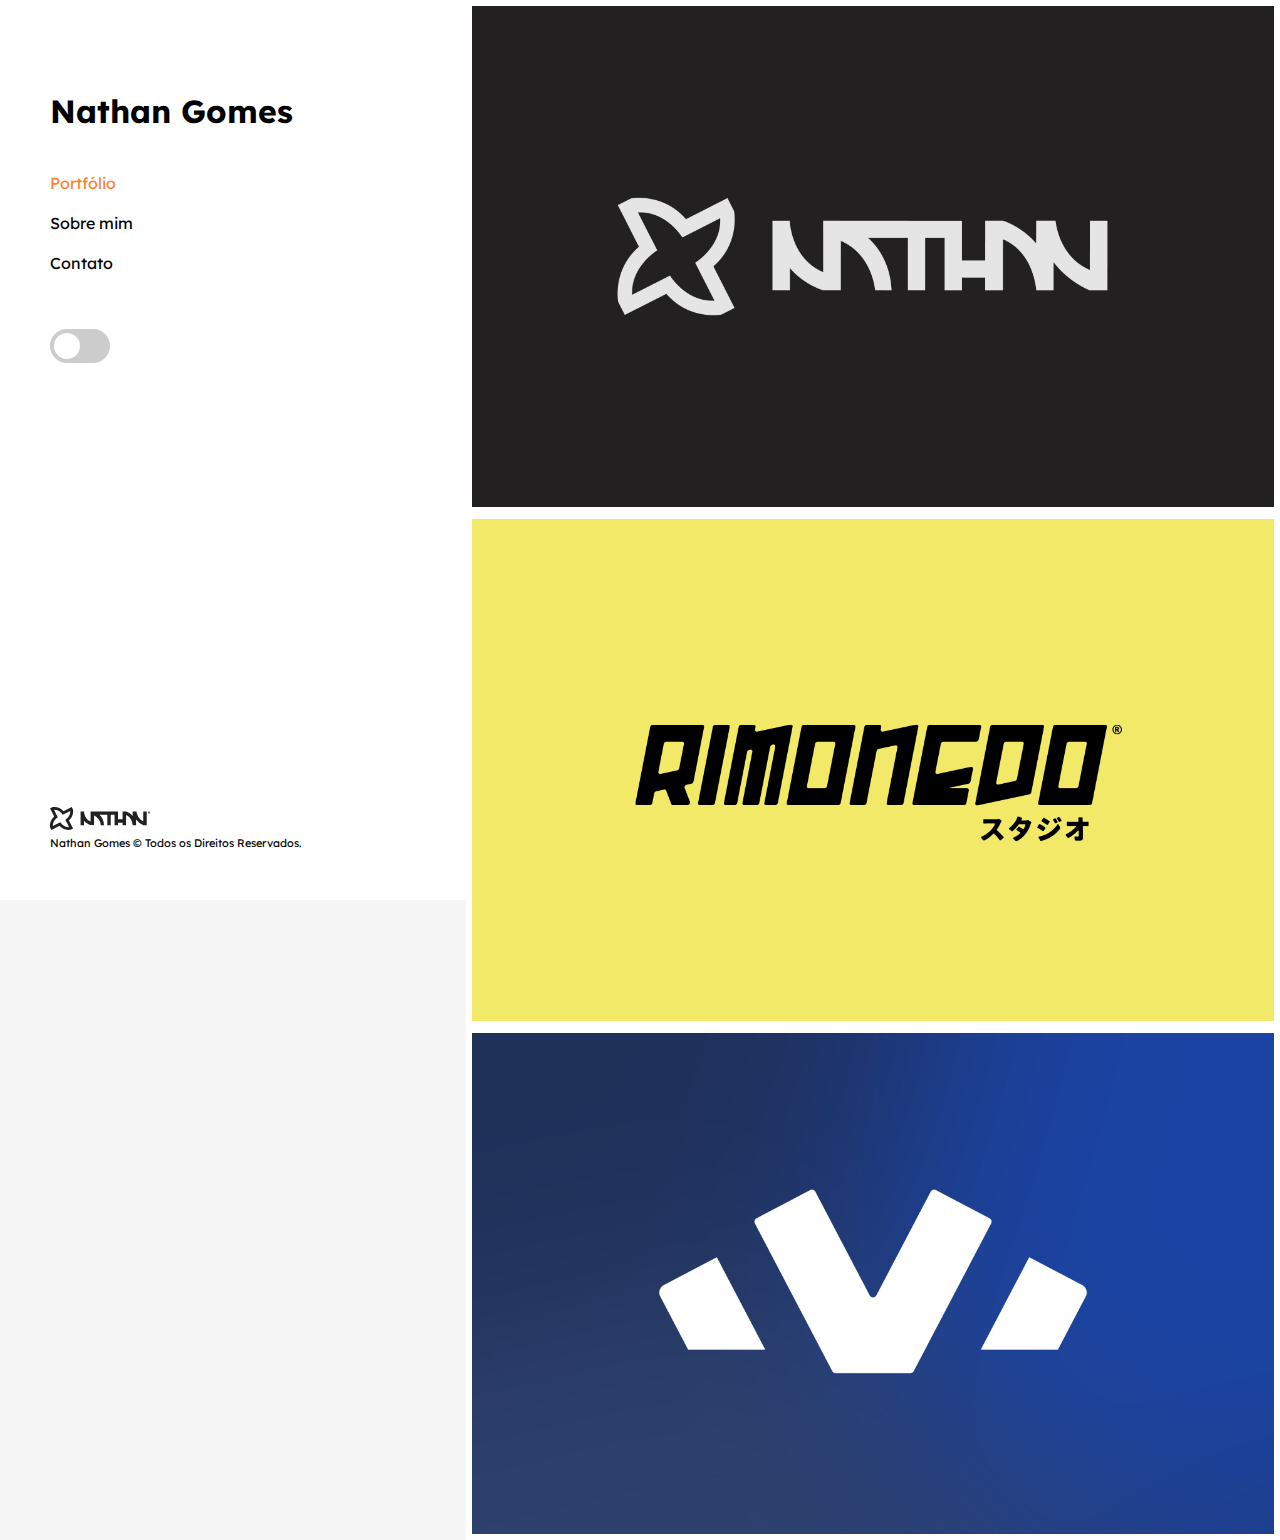
<file: index.html>
<!DOCTYPE html>
<html lang="pt-br">
<head>
<meta charset="UTF-8">
<meta name="viewport" content="width=device-width, initial-scale=1.0">
<title>Nathan Gomes</title>
<link rel="preconnect" href="https://fonts.googleapis.com">
<link rel="preconnect" href="https://fonts.gstatic.com" crossorigin>
<link href="https://fonts.googleapis.com/css2?family=Bricolage+Grotesque:opsz,wght@10..48,200;10..48,300;10..48,400;10..48,500;10..48,600;10..48,700;10..48,800&family=Lexend+Deca:wght@200;400;700;900&display=swap" rel="stylesheet">
<link rel="stylesheet" href="styles.css">
<link rel="shortcut icon" href="img/1575Csymbol.svg" type="image/x-icon" />
</head>
<body>
  <div class="animation-circle" id="animationCircle"></div>

  <div class="container">
    <div class="col col-left">
      <h1>Nathan Gomes</h1>
      <ul class="menu">
        <li><a href="#"  class="menu-button selected" data-content="portfolio-content" id="portfolioButton">Portfólio</a></li>
        <li><a href="#"  class="menu-button" data-content="about-content" id="aboutButton">Sobre mim</a></li>
        <li><a href="#"  class="menu-button" data-content="contact-content" id="contactButton">Contato</a></li>
      </ul>
      <label class="switch">
        <input type="checkbox" id="darkModeToggle">
        <span class="slider round"></span>
      </label>
      <img src="img/Neutral Black C.svg" alt="Logo do Site" id="logo">
      <p>Nathan Gomes © Todos os Direitos Reservados.</p>
    </div>
    <div class="col col-right" id="colrightContent">
      <div class="content" id="portfolio-content">
        <div class="gallery" id="imageGallery" >
        </div>
      </div>
      <div class="content" id="about-content" style="display: none;">
        <img src="img/profilepic.jpg" alt="Nathan Gomes" id="profilepic">
        <h2>Olá! Meu nome é Nathan Gomes, sou designer gráfico.</h2>
        <p>Minha trajetória no design teve início bem cedo. Quando criança, assumi o papel de diretor criativo mirim em vários trabalhos em grupo, que eram bastante complexos para a época, solicitados pelas professoras de ciências e geografia. Foi nessa fase que ouvi pela primeira vez sobre o curso de Desenho Industrial. Meus amigos, assim como os adultos, me incentivaram a estudar para que um dia eu pudesse me formar nessa área. Durante o ensino médio, comecei a trabalhar como designer freelancer, embora ainda não tivesse uma compreensão completa do que significava ser um designer.</p>
        <p>Finalmente chegou o momento de escolher minha faculdade e optei pelo Curso Superior de Tecnologia em Design Gráfico do Instituto Federal Fluminense, onde adquiri a maior parte do conhecimento que tenho hoje ao longo dos três anos e meio em que estive matriculado lá. O curso, no entanto, foi descontinuado, então, por uma questão estratégica, transferi-me para o curso da Cruzeiro do Sul, também na modalidade CST.</p>
        <p>Durante esse período acadêmico, tive várias experiências profissionais, trabalhando em empresas da área industrial, como a G8 e o Grupo Express, na agência Matiz, e também atuando no cenário de esportes eletrônicos, na Hero Base.</p>
        <h2>Veja mais alguns dos meus projetos pessoais:</h2>
      </div>
      <div class="content" id="contact-content" style="display: none;">
        <h2>Contato</h2>
        <p>Informações de contato.</p>
      </div>
    </div>
  </div>
  <script src="theme.js"></script>
  <script src="script.js"></script>
</body>
</html>
</file>
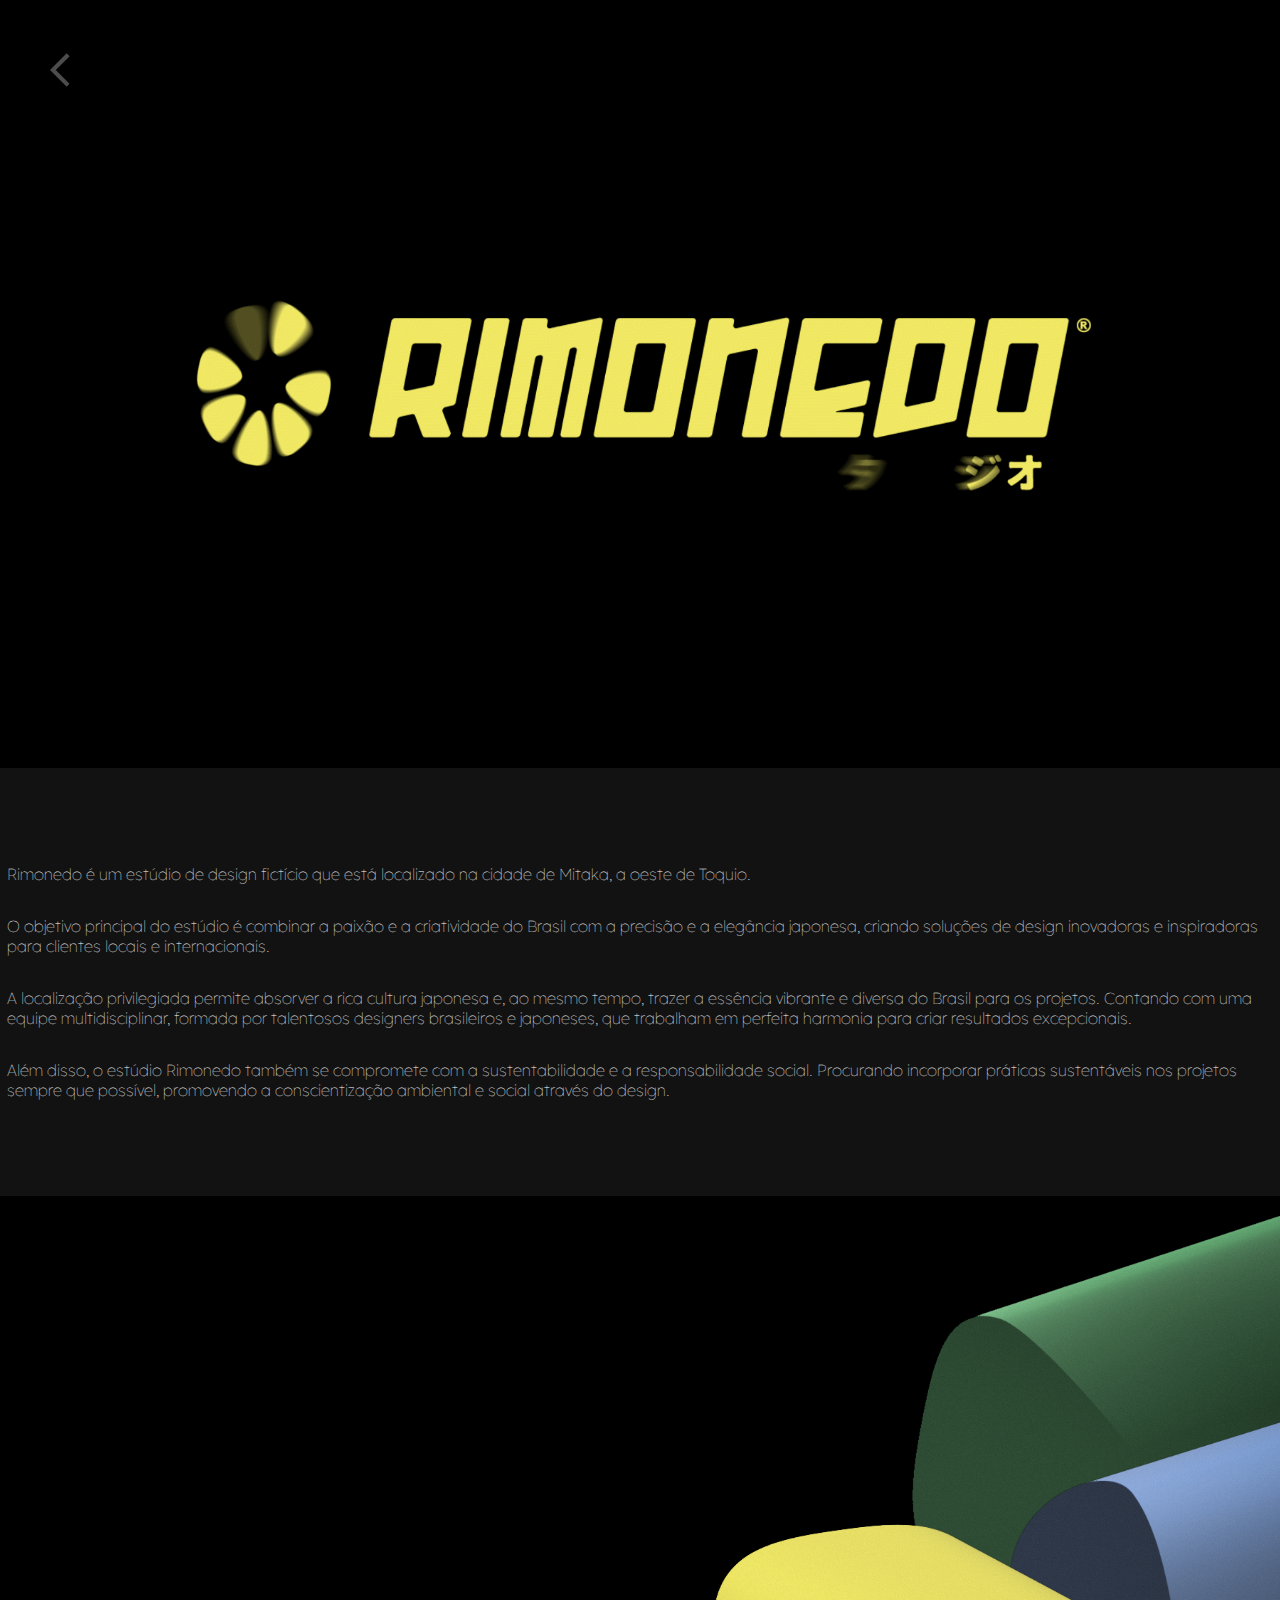
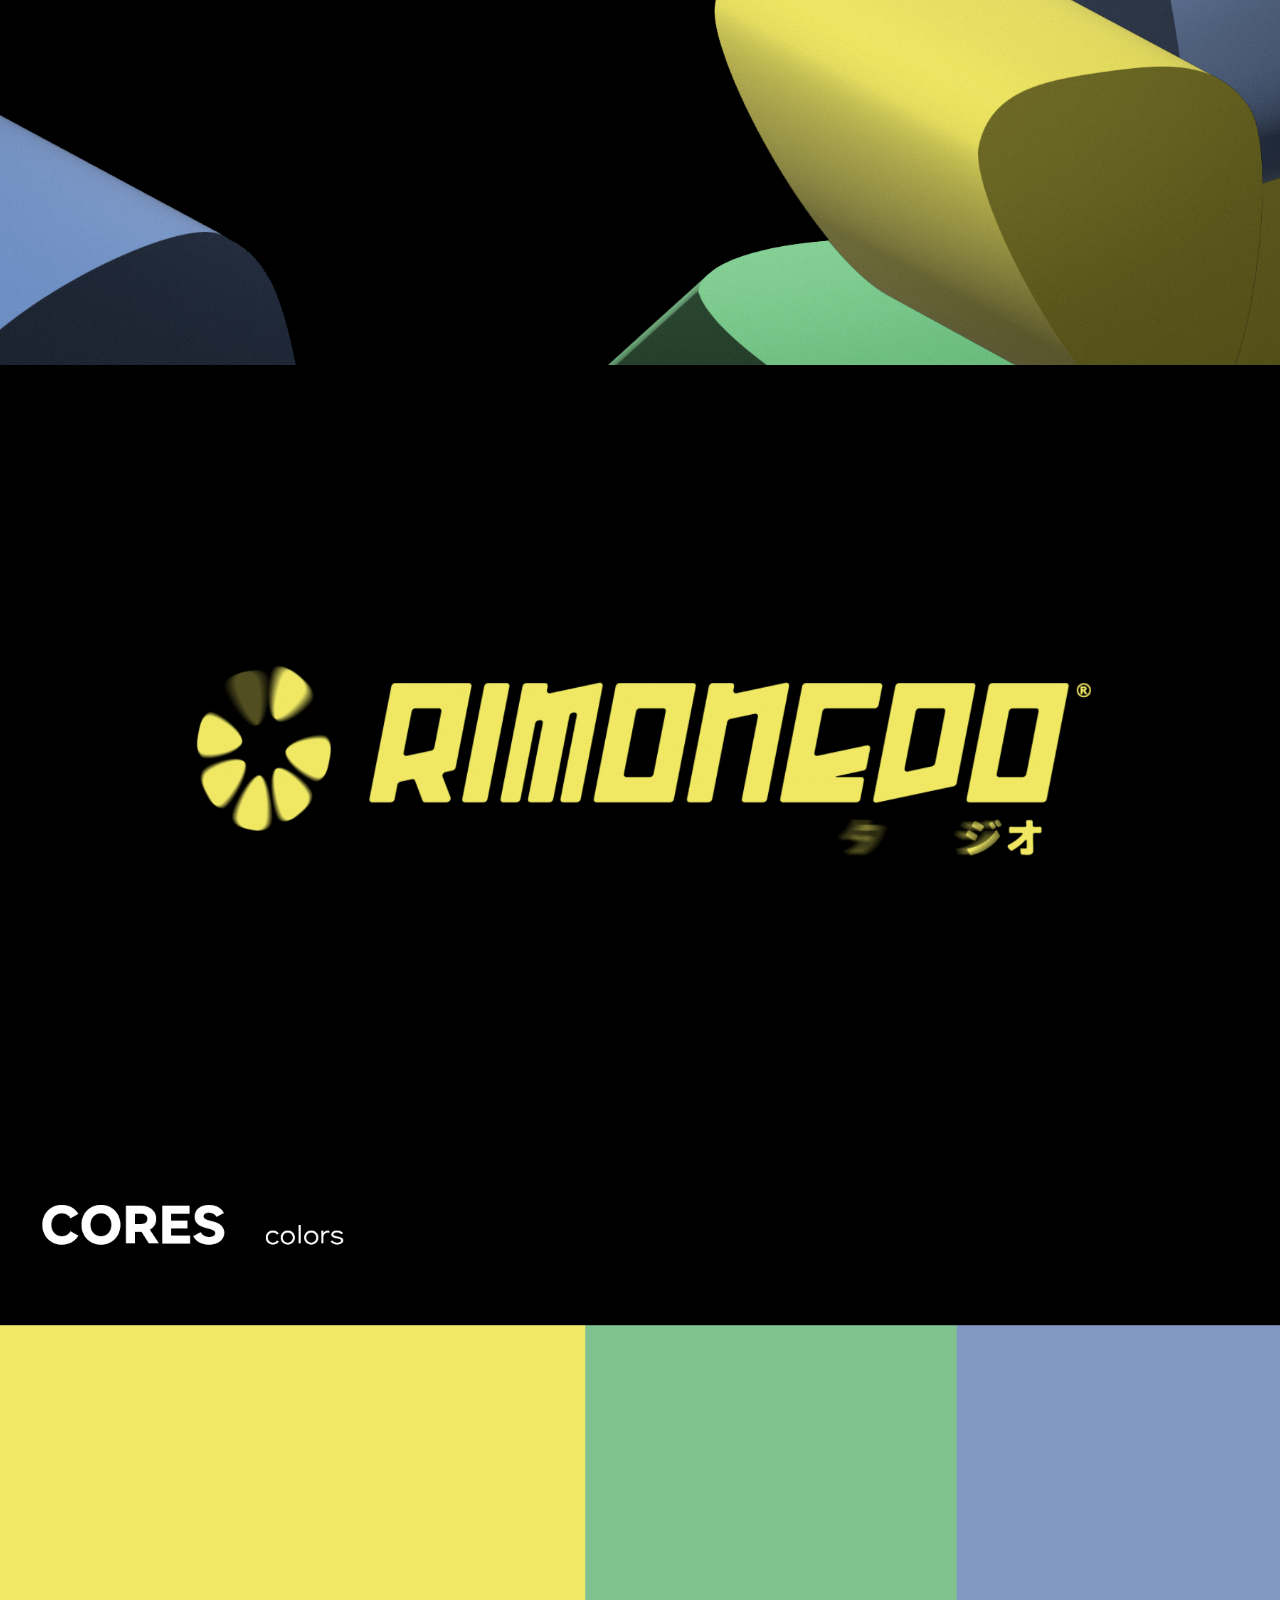
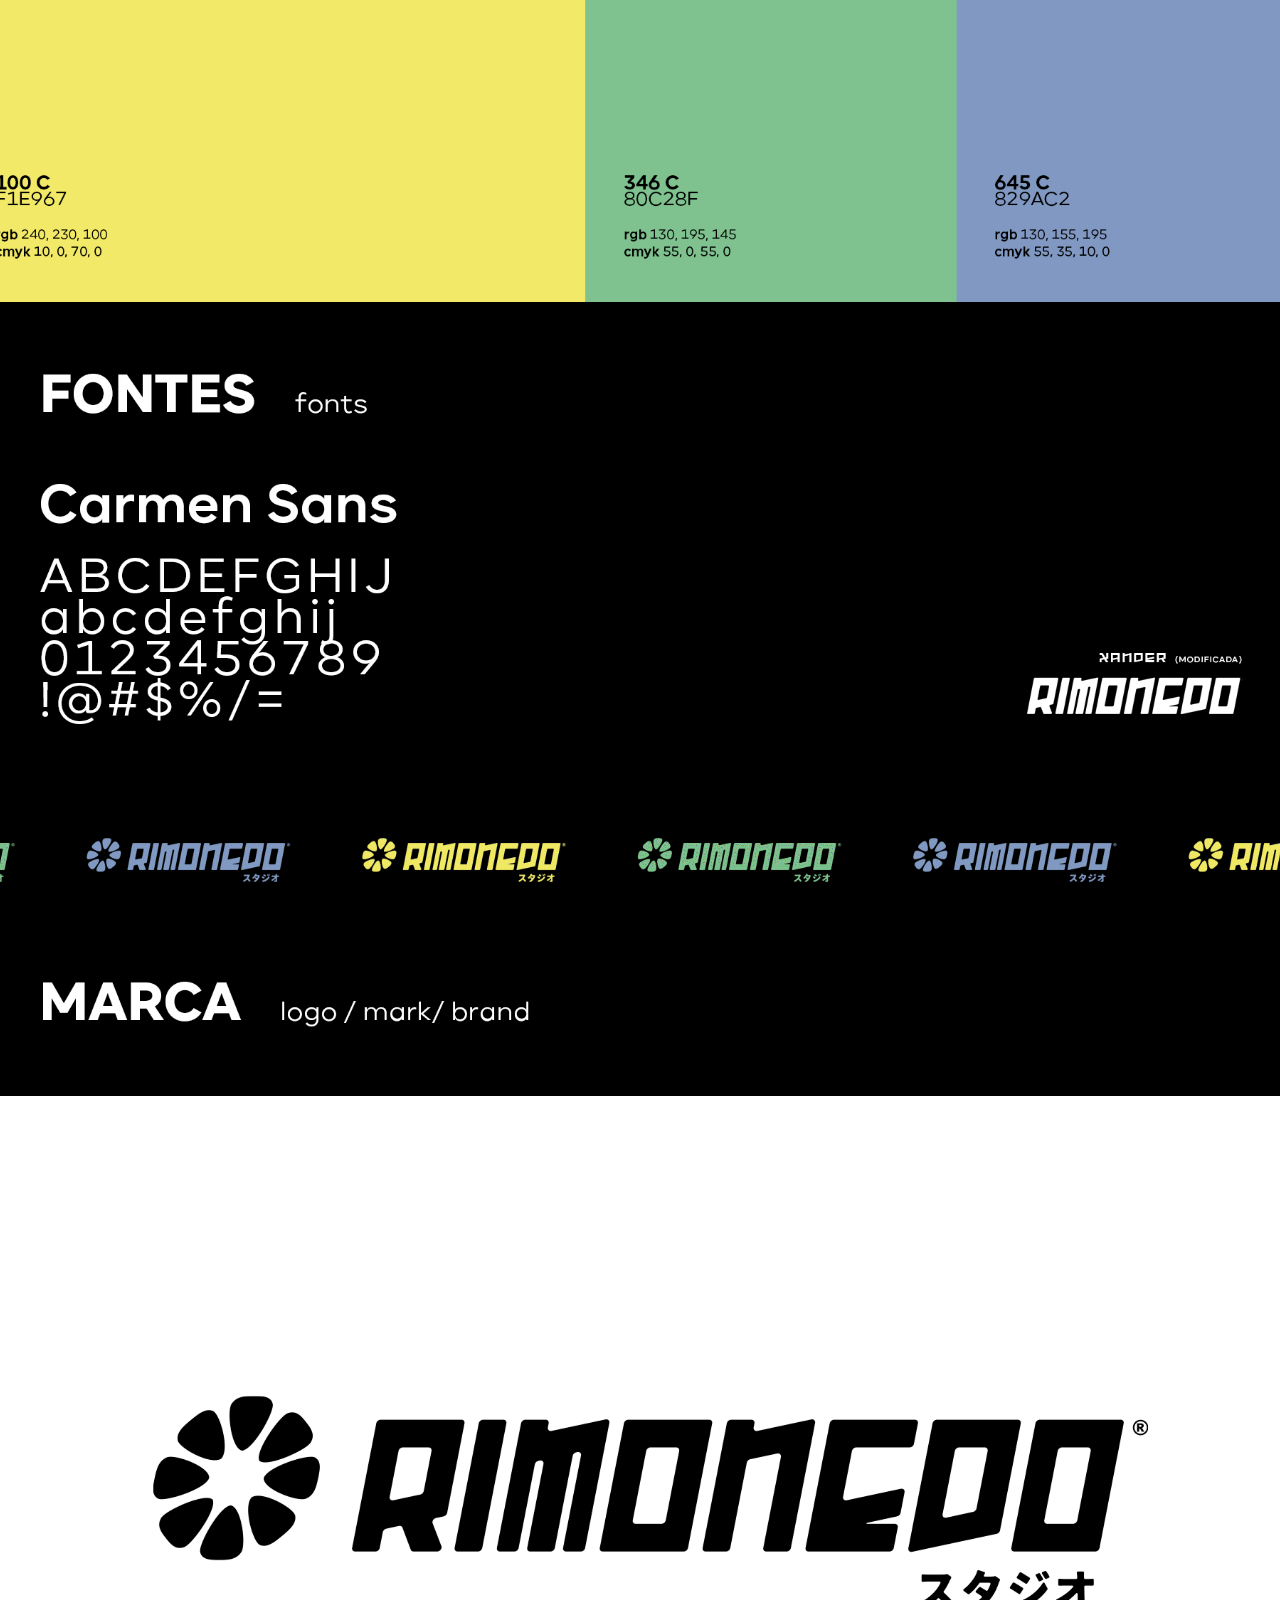
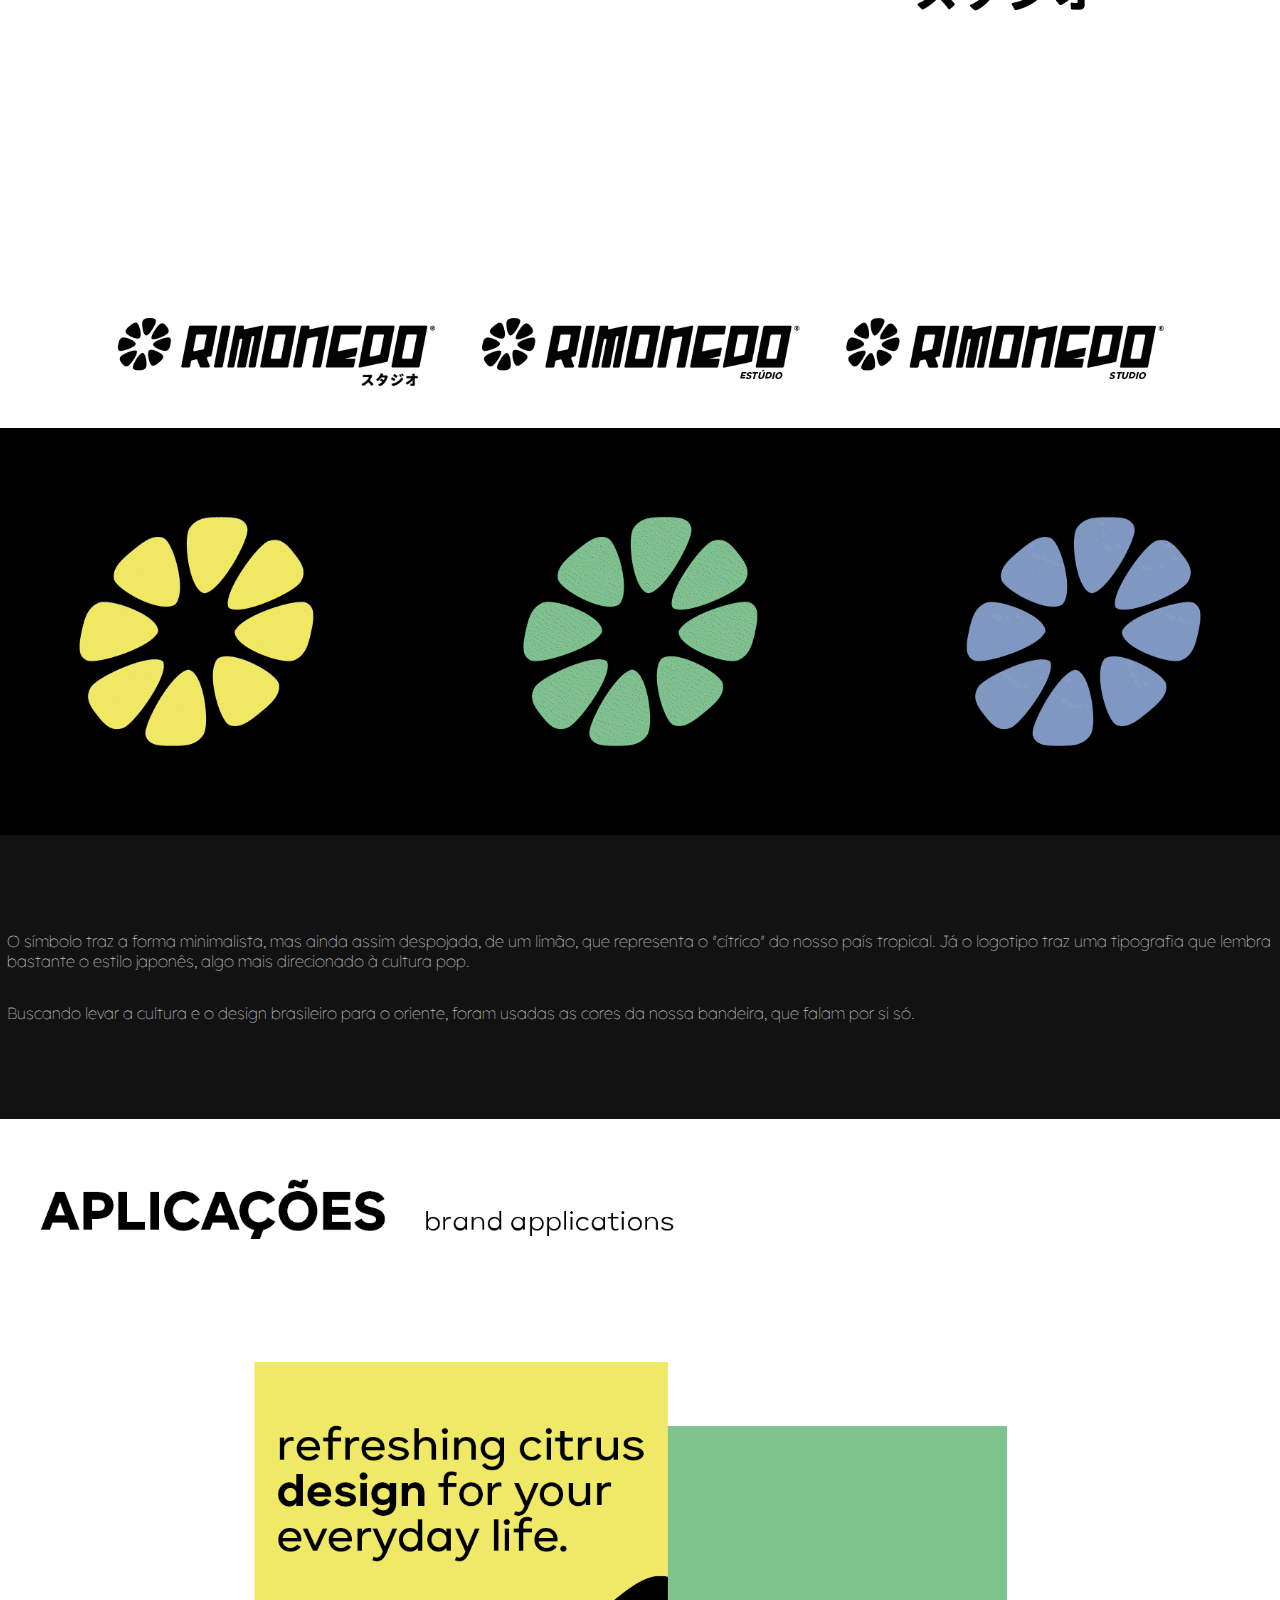
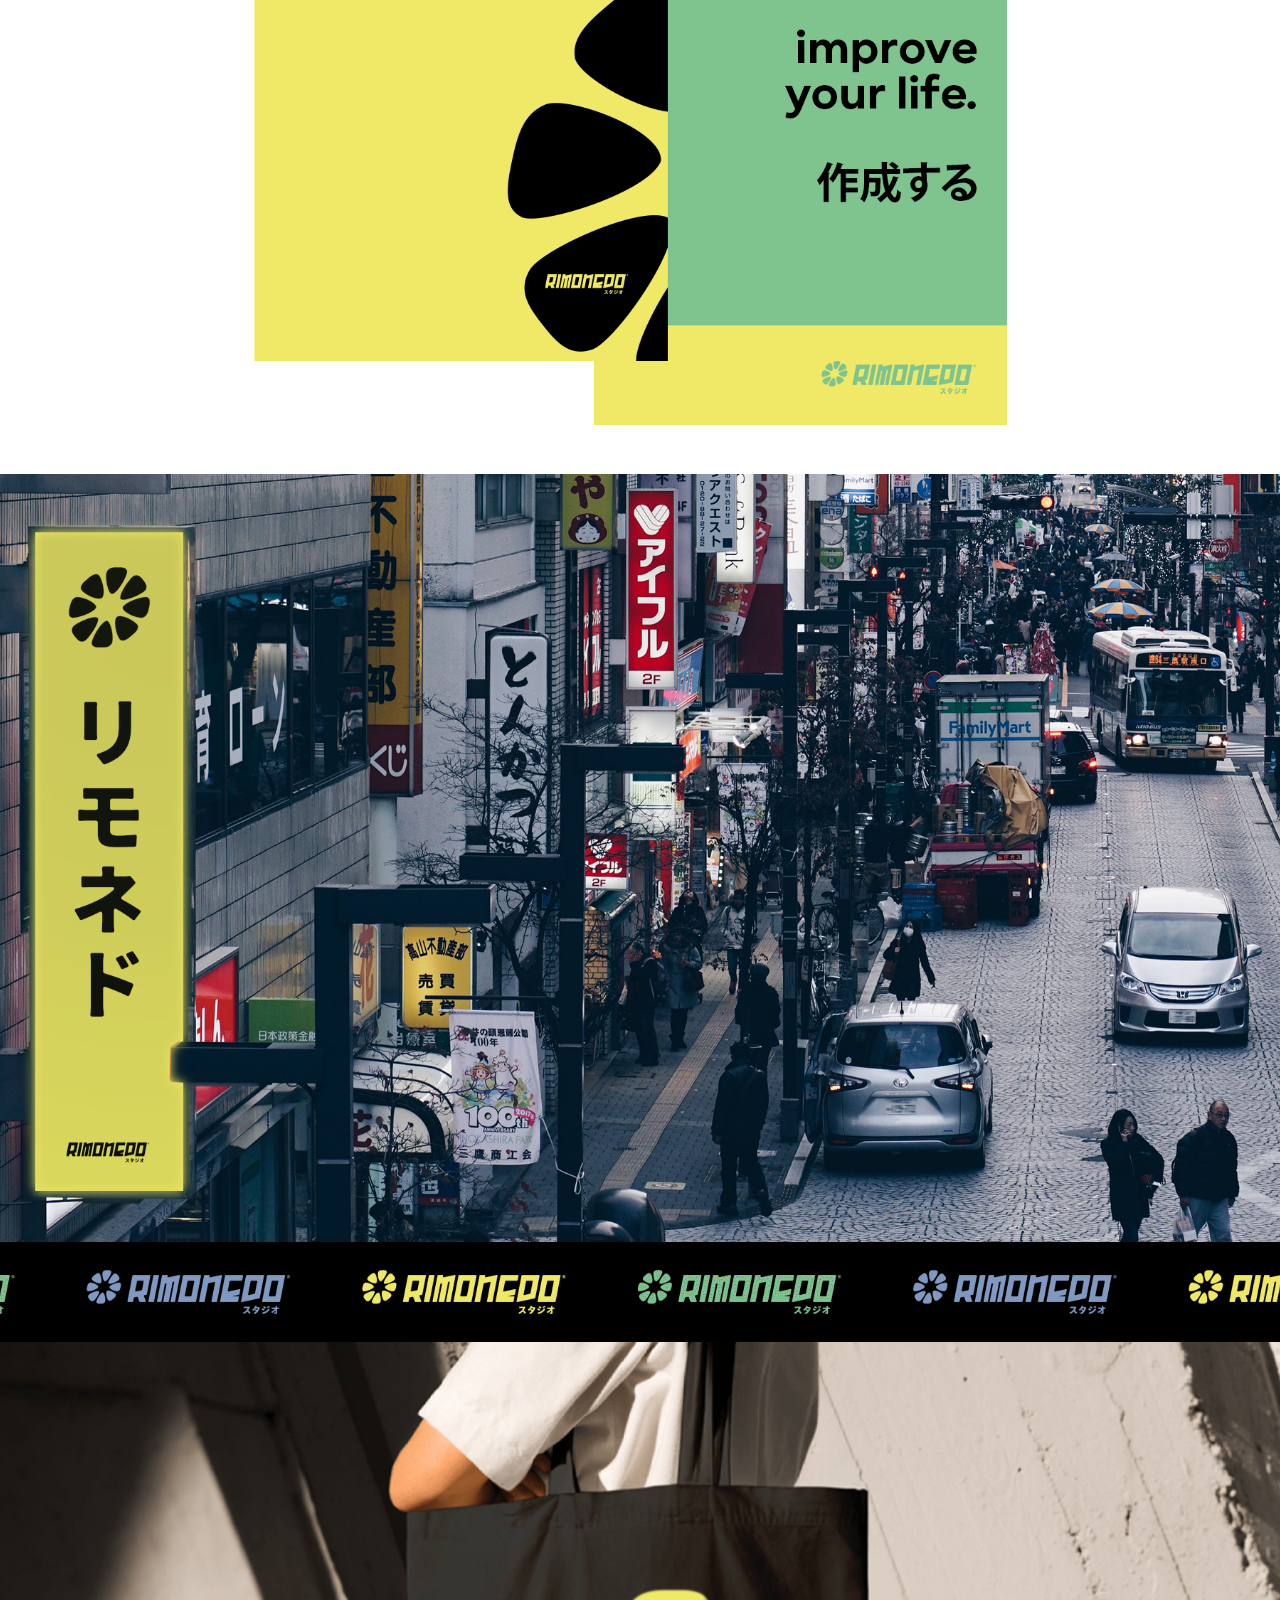
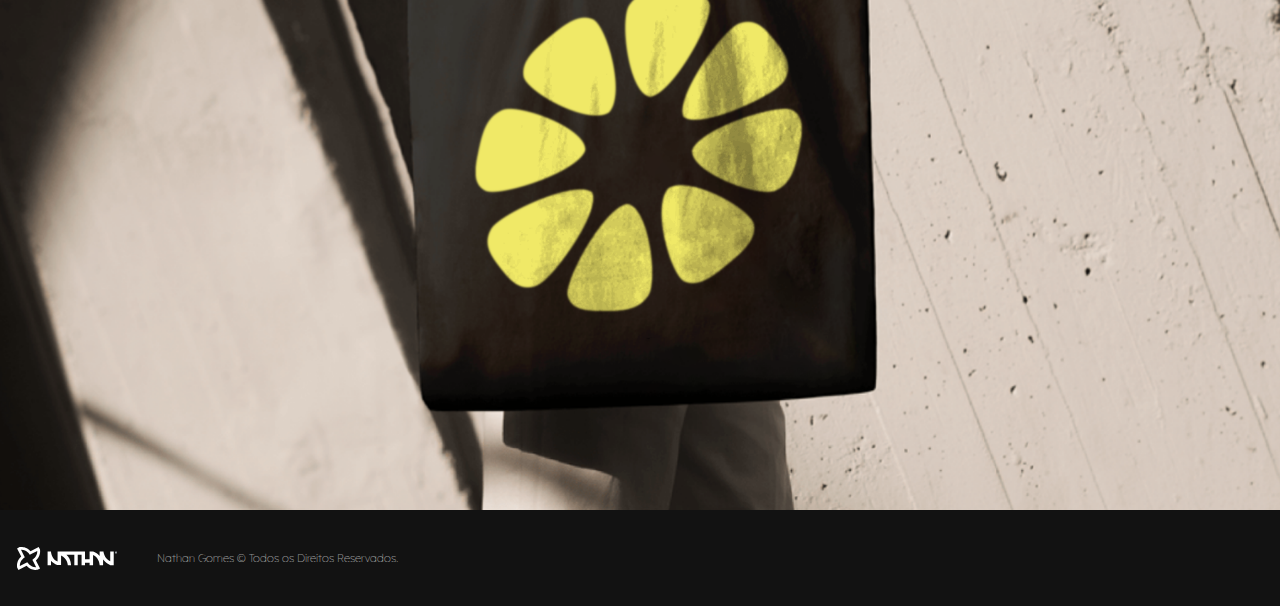
<file: project2.html>
<!DOCTYPE html>
<html lang="pt-br">
<head>
<meta charset="UTF-8">
<meta name="viewport" content="width=device-width, initial-scale=1.0">
<title>Nathan Gomes</title>
<link rel="preconnect" href="https://fonts.googleapis.com">
<link rel="preconnect" href="https://fonts.gstatic.com" crossorigin>
<link href="https://fonts.googleapis.com/css2?family=Bricolage+Grotesque:opsz,wght@10..48,200;10..48,300;10..48,400;10..48,500;10..48,600;10..48,700;10..48,800&family=Lexend+Deca:wght@200;400;700;900&display=swap" rel="stylesheet">
<link rel="shortcut icon" href="img/1575Csymbol.svg" type="image/x-icon" />
<link rel="stylesheet" href="styles1.css">
</head>
<body style="background-color:#000000;">
    <a href="index.html" class="arrow-back">
        <img src="img/arrow_back.svg">
    </a>
    <div class="content-wrapper">
        <div class="content">
            <img src="img/Rimonedo/Rimonedo GIF.gif" alt="Descrição da Imagem">
            <div class="text-content">
            <p>Rimonedo é um estúdio de design fictício que está localizado na cidade de Mitaka, a oeste de Toquio.</p>
            <p>O objetivo principal do estúdio é combinar a paixão e a criatividade do Brasil com a precisão e a elegância japonesa, criando soluções de design inovadoras e inspiradoras para clientes locais e internacionais.</p>
            <p>A localização privilegiada permite absorver a rica cultura japonesa e, ao mesmo tempo, trazer a essência vibrante e diversa do Brasil para os projetos. Contando com uma equipe multidisciplinar, formada por talentosos designers brasileiros e japoneses, que trabalham em perfeita harmonia para criar resultados excepcionais.</p>
            <p>Além disso, o estúdio Rimonedo também se compromete com a sustentabilidade e a responsabilidade social. Procurando incorporar práticas sustentáveis ​​nos projetos sempre que possível, promovendo a conscientização ambiental e social através do design.</p>
            </div>
            <img src="img/Rimonedo/Ativo 2.png" alt="Descrição da Imagem">
            <img src="img/Rimonedo/Rimonedo GIF.gif" alt="Descrição da Imagem">
            <img src="img/Rimonedo/cores.png" alt="Descrição da Imagem">
            <img src="img/Rimonedo/fontes.png" alt="Descrição da Imagem">
            <img src="img/Rimonedo/loop.gif" alt="Descrição da Imagem">
            <img src="img/Rimonedo/marca.png" alt="Descrição da Imagem">
            <img src="img/Rimonedo/logo principal.png" alt="Descrição da Imagem">
            <img src="img/Rimonedo/variações.png" alt="Descrição da Imagem">
            <img src="img/Rimonedo/sim loop.gif" alt="Descrição da Imagem">
                <div class="text-content">
                    <p>O símbolo traz a forma minimalista, mas ainda assim despojada, de um limão, que representa o "cítrico" do nosso país tropical. Já o logotipo traz uma tipografia que lembra bastante o estilo japonês, algo mais direcionado à cultura pop.</p>
                    <p>Buscando levar a cultura e o design brasileiro para o oriente, foram usadas as cores da nossa bandeira, que falam por si só.</p>
                </div>
            <img src="img/Rimonedo/aplicações.png" alt="Descrição da Imagem">
            <img src="img/Rimonedo/poster.png" alt="Descrição da Imagem">
            <img src="img/Rimonedo/cidade.png" alt="Descrição da Imagem">
            <img src="img/Rimonedo/loop.gif" alt="Descrição da Imagem">
            <img src="img/Rimonedo/bolsa.png" alt="Descrição da Imagem">
        </div>
        <div class="footer-content">
            <img src="img/Pure White.svg" alt="Pure White">
            <p>Nathan Gomes © Todos os Direitos Reservados.</p>
        </div>
    </div>
    <script src="script2.js"></script>
    <script>
        // Função para obter o valor do cookie de preferência de tema
        function getThemePreference() {
          const cookies = document.cookie.split(';');
          for (const cookie of cookies) {
            const [name, value] = cookie.trim().split('=');
            if (name === 'theme') {
              return value;
            }
          }
          return null;
        }
      
        // Função para definir o tema com base no cookie
        function setThemeFromCookie() {
          const savedTheme = getThemePreference();
          const body = document.body;
          const logo = document.getElementById('logo');
          const darkModeButton = document.getElementById('darkModeToggle');
      
          if (savedTheme === 'dark-mode') {
            body.classList.add('dark-mode');
            logo.src = 'img/Pure White.svg';
            darkModeButton.checked = true;
          } else {
            body.classList.remove('dark-mode');
            logo.src = 'img/Neutral Black C.svg';
            darkModeButton.checked = false;
          }
        }
      
        // Chame a função para definir o tema ao carregar a página
        setThemeFromCookie();
      </script>
</body>
</html>
</file>
<file: styles.css>
* {
  scrollbar-width: 0px;
}

*::-webkit-scrollbar {
  width: 0px;
}

.animation-circle {
  position: absolute;
  width: 50px;
  height: 50px;
  background-color: #000000;
  border-radius: 50%;
  transform: scale(0);
  transition: transform 0.3s ease-out;
  pointer-events: none;
  z-index: 1000;
}


body.dark-mode {
  background-color: #121212;
  color: #ffffff;
}

.dark-mode .col-left {
  background-color: #1e1e1e;
  transition: background-color 0.3s;
}

.dark-mode .col-right {
  background-color: #1e1e1e;
  transition: background-color 0.3s;
}

.dark-mode #logo {
  opacity: 1;
}

.dark-mode a {
  color: #ffffff;
}

.menu-button.selected {
  color: #FF7F32;
}

body {
  margin: 0;
  display: flex;
  justify-content: center;
  align-items: flex-start;
  min-height: 100vh;
  background-color: #f5f5f5;
  transition: background-color 0.3s, color 0.3s;
}

.container {
  display: flex;
  flex-wrap: wrap;
  max-width: 1920px;
  width: 100%;
}

.col {
  box-sizing: border-box;
  position: relative;
}

.col-right {
  flex: 1;
  background-color: #ffffff;
}

.col-left {
  padding: 70px 50px;
  flex: 0 0 auto;
  width: 466px;
  background-color: #ffffff;
  position: sticky;
  top: 0;
  height: 100vh;
}

.col-left p {
  font-size: 11px;
  position: absolute;
  bottom: 0;
  margin: 0 0 50px 0;
  display: flex;
  flex-direction: column;
  justify-content: flex-end;
  align-items: center;
}

h1 {
  font-family: 'Lexend Deca', sans-serif;
}

p {
  font-family: 'Lexend Deca', sans-serif;
}

ul {
  list-style: none;
  padding: 0;
}

li {
  margin-bottom: 20px;
}

.menu {
  padding: 20px 0;
}

a {
  font-family: 'Lexend Deca', sans-serif;
  color: #000000;
  text-decoration: none;
}

a:hover {
  font-family: 'Lexend Deca', sans-serif;
  font-size: 16px;
  color: #FF7F32;
  text-decoration: none;
}

a:active {
  font-family: 'Lexend Deca', sans-serif;
  font-size: 16px;
  color: #FF7F32;
  text-decoration: none;
}

.switch {
  position: relative;
  display: inline-block;
  width: 60px;
  height: 34px;
}

.switch input {
  opacity: 0;
  width: 0;
  height: 0;
}

.slider {
  position: absolute;
  cursor: pointer;
  top: 0;
  left: 0;
  right: 0;
  bottom: 0;
  background-color: #ccc;
  -webkit-transition: 0.4s;
  transition: 0.4s;
}

.slider:before {
  position: absolute;
  content: "";
  height: 26px;
  width: 26px;
  left: 4px;
  bottom: 4px;
  background-color: white;
  -webkit-transition: 0.4s;
  transition: 0.4s;
}

input:checked + .slider {
  background-color: #2c2c2c;
}

input:focus + .slider {
  box-shadow: 0 0 1px #2c2c2c;
}

input:checked + .slider:before {
  transform: translateX(26px);
}

.slider.round {
  border-radius: 34px;
}

.slider.round:before {
  border-radius: 50%;
}

#logo {
  max-width: 100px;
  position: absolute;
  bottom: 0;
  margin: 0 0 70px 0;
  display: flex;
  flex-direction: column;
  justify-content: flex-end;
  align-items: center;
}

.gallery {
  display: flex;
  flex-wrap: wrap;
  justify-content: flex-start;
  align-items: center;
}

.gallery-item {
  position: relative;
  margin: 6px;

}

.gallery-item img {
  max-width: 100%;
  max-height: 1280px;
  display: block;
  transition: transform 0.3s;
}

.gallery-item:hover img {
  transform: scale(1.01);
}

.gallery-item h2 {
  font-size: 14px;
  margin: 8px 0;
  font-family: 'Lexend Deca', sans-serif;
  position: absolute;
  bottom: 0;
  left: 0;
  margin: 34px 0;
  padding: 20px 40px;
  width: 100%;
  opacity: 0;
  transition: opacity 0.3s;
  z-index: 2;
  color: var(--text-color);
}

.gallery-item p {
  font-size: 12px;
  margin: 16px 0;
  max-width: 100%;
  font-family: 'Lexend Deca', sans-serif;
  position: absolute;
  bottom: 0;
  left: 0;
  margin: 12px 0px;
  padding: 20px 40px;
  width: 100%;
  opacity: 0;
  transition: opacity 0.3s;
  z-index: 2;
  color: var(--text-color);
}

.pwhite {
  --text-color: white;
}

.pblack {
  --text-color: black;
}

.gallery-item:hover h2,
.gallery-item:hover p {
  opacity: 1;
}

#about-content {
  padding: 85px 0px;
  display: flex;
  flex-wrap: wrap;
  align-items: center;
}

#about-content img {
  border-radius: 50%;
  max-width: 200px;
  margin-right: 20px;
}

#about-content h2 {
  font-size: 24px;
  font-family: 'Lexend Deca', sans-serif;
  max-width: 100%;
  margin-top: 40px;
  margin-bottom: 0px;
}

#about-content p {
  font-size: 16px;
  font-weight: light;
  line-height: 26px;
  margin: 40px 0px;
  font-family: 'Lexend Deca', sans-serif;
  max-width: 95%;
  word-break: break-word;
}

#contact-content {
  padding: 61px 0px;
  display: flex;
  flex-wrap: wrap;
  justify-content: flex-start;
  align-items: center;
}

#contact-content h2 {
  font-size: 24px;
  font-family: 'Lexend Deca', sans-serif;
}

#contact-content p {
  font-size: 16px;
  margin: 40px auto auto 50px;
  font-family: 'Lexend Deca', sans-serif;
  max-width: 700px;
  word-break: break-word;
}
</file>
<file: styles1.css>
* {
    scrollbar-width: 0px;
  }
  
  *::-webkit-scrollbar {
    width: 0px;
  }
  
body {
    margin: 0;
    padding: 0;
    display: flex;
    flex-direction: column;
    min-height: 100vh;
    align-items: center;
    justify-content: flex-start;
}

.text-content {
    padding: 80px 50px;
    display: flex;
    flex-wrap: wrap;
    justify-content: flex-start;
    align-items: center;
}

h1 {
    color: white;
    font-size: 24;
    font-family: 'Lexend Deca', sans-serif;
    font-size: bold;
}

p {
    color: white;
    font-size: 16;
    font-family: 'Lexend Deca', sans-serif;
    font-weight: lighter;
}

.arrow-back {
    position: fixed;
    top: 10px;
    left: 10px;
    text-decoration: none;
    z-index: 1000;
}

.arrow-back img {
    width: 40px;
    padding: 40px;
}

.content-wrapper {
    display: flex;
    flex-direction: column;
    align-items: flex-start;
    flex-grow: 1;
    background-color: #121212;
    animation: animacao 1s ease-in-out;
}

.content {
    text-align: left;
    max-width: 1366px;
    padding: 0px;
}

.content img{
    text-align: center;
    max-width: 1366px;
    display: block;
    margin: 0;
    padding: 0;
}

.footer-content {
    display: flex;
    align-items: center;
    margin: 30px 20px;
}

.footer-content img {
    width: 100px;
    margin: 0px 40px
}

.footer-content p {
    color: white;
    font-size: 11px;
}

@keyframes animacao {
    0% {
        transform: opacity(0);
        opacity: 0;
    }
    100% {
        transform: opacity(1);
        opacity: 1;
    }
}
</file>
